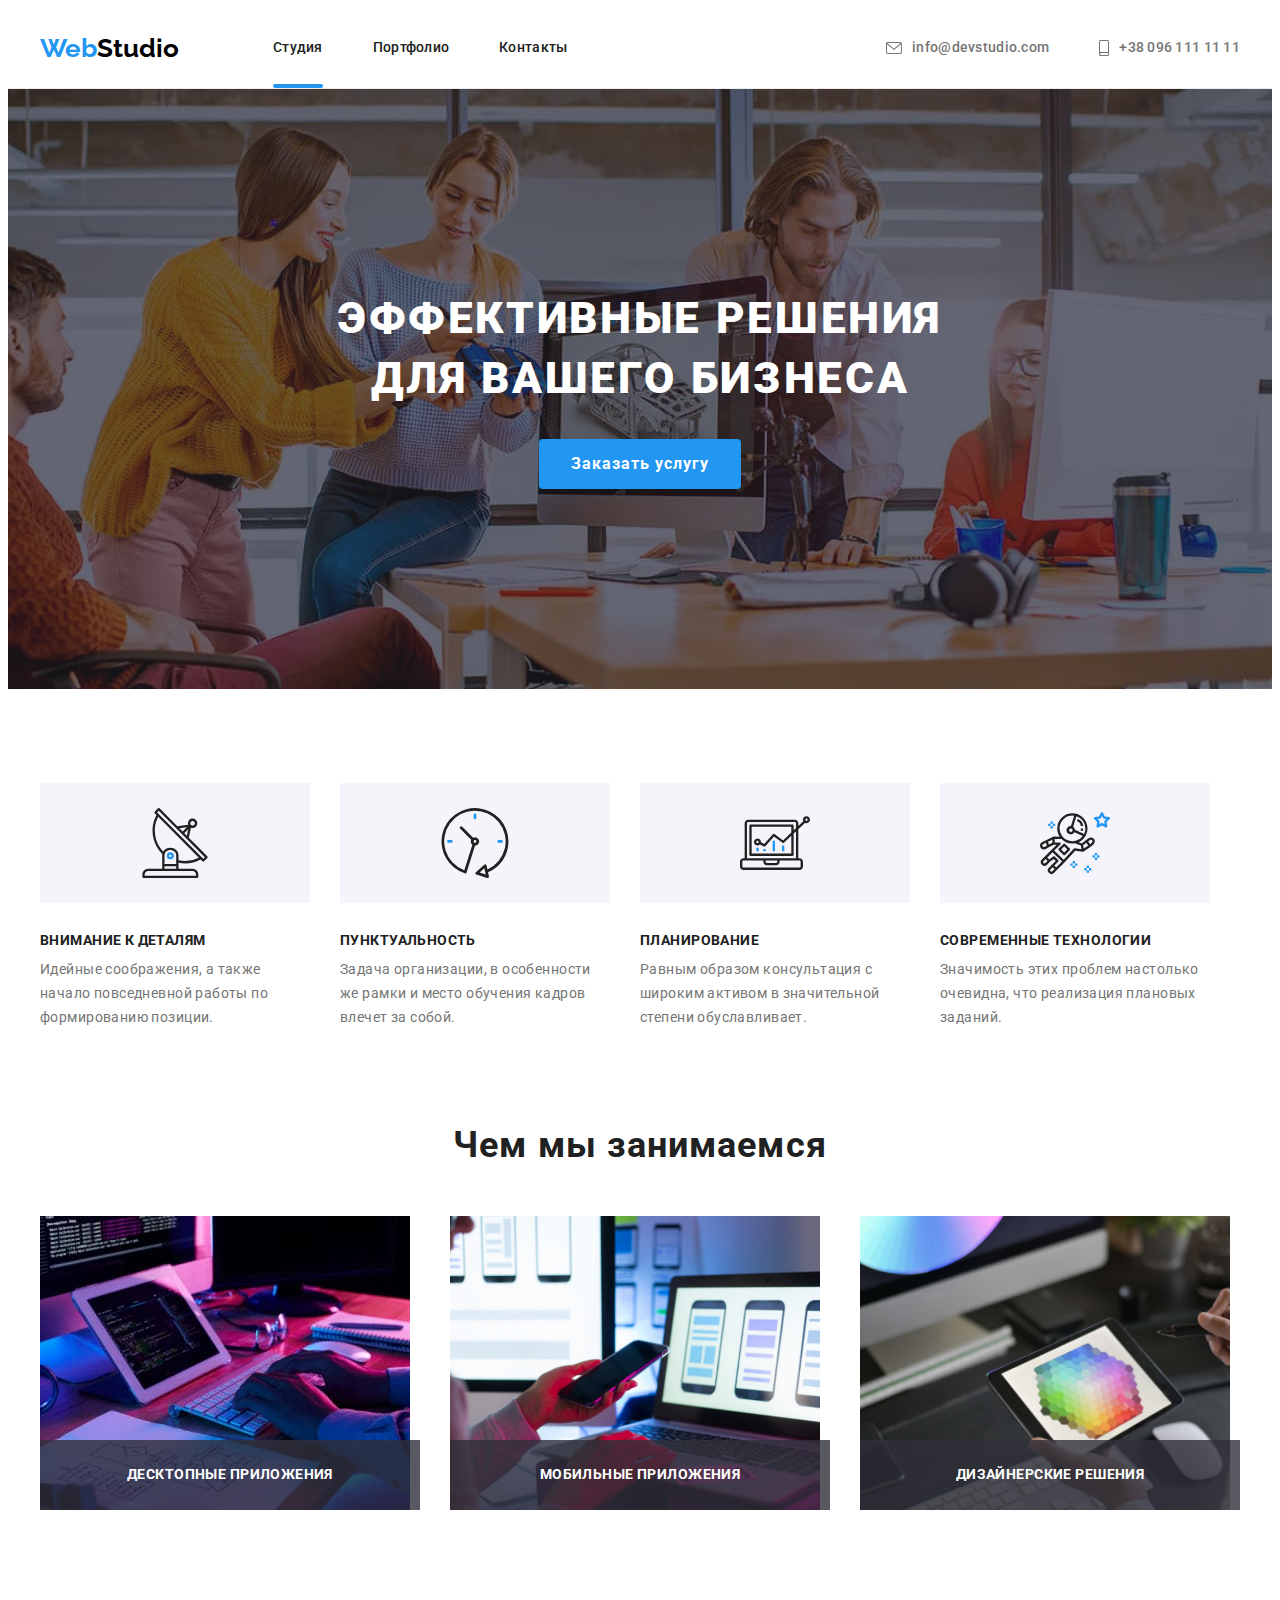
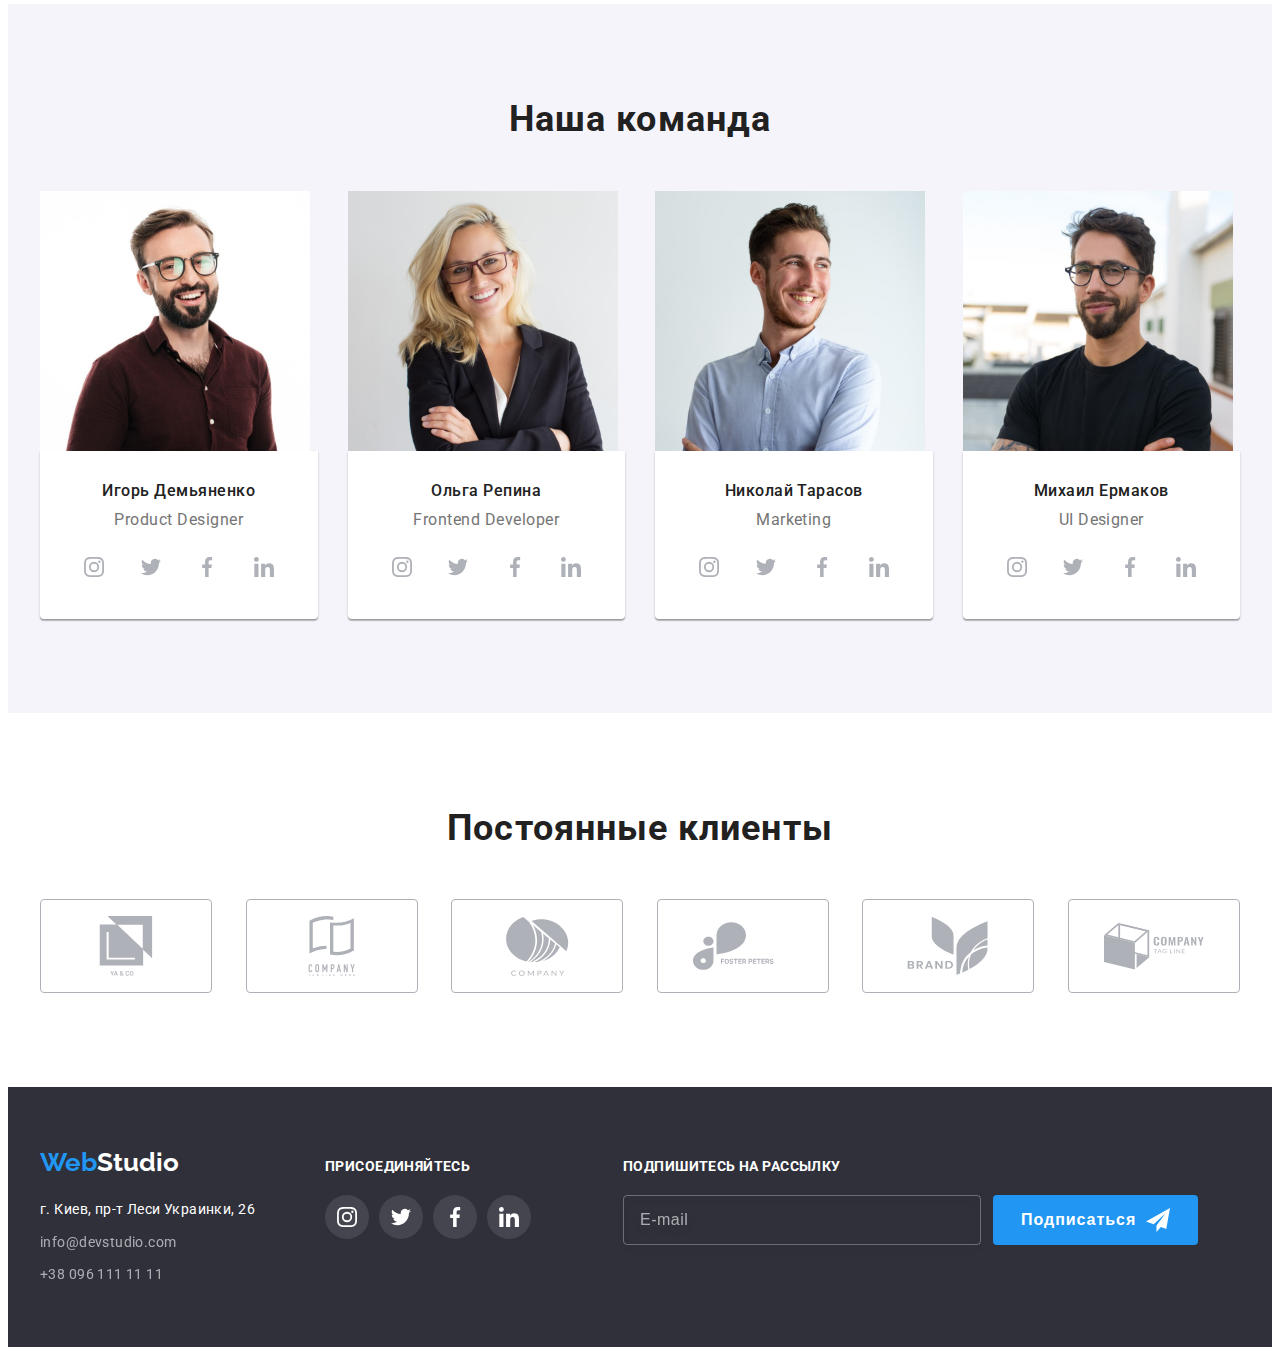
<file: index.html>
<!DOCTYPE html>
<html lang="ru">

<head>
    <meta charset="UTF-8" />
    <meta http-equiv="X-UA-Compatible" content="IE=edge" />
    <meta name="viewport" content="width=device-width, initial-scale=1.0" />
    <title lang="en">WebStudio</title>
    <link rel="preconnect" href="https://fonts.googleapis.com" />
    <link rel="preconnect" href="https://fonts.gstatic.com" crossorigin />
    <link
        href="https://fonts.googleapis.com/css2?family=Raleway:wght@700&family=Roboto:wght@400;500;700;900&display=swap"
        rel="stylesheet" />
    <link rel="stylesheet" href="https://cdnjs.cloudflare.com/ajax/libs/modern-normalize/1.1.0/modern-normalize.min.css"
        integrity="sha512-wpPYUAdjBVSE4KJnH1VR1HeZfpl1ub8YT/NKx4PuQ5NmX2tKuGu6U/JRp5y+Y8XG2tV+wKQpNHVUX03MfMFn9Q=="
        crossorigin="anonymous" referrerpolicy="no-referrer" />
    <link rel="stylesheet" href="./css/main.min.css" />
</head>

<body>
    <header class="header">
        <div class="container header-container">
            <nav class="navigation">
                <a href="./index.html" class="logo header__logo link"><span class="logo_color_blue">Web</span>Studio</a>
                <ul class="nav-list list">
                    <li class="nav-list__item">
                        <a href="./index.html" class="nav-list__link link current">Студия</a>
                    </li>
                    <li class="nav-list__item">
                        <a href="./portfolio.html" class="nav-list__link link">Портфолио</a>
                    </li>
                    <li class="nav-list__item">
                        <a href="" class="nav-list__link link">Контакты</a>
                    </li>
                </ul>
            </nav>
            <ul class="contacts-list list">
                <li class="contacts-list__item">
                    <a class="contacts-list__link link mail" href="mailto:info@devstudio.com">
                        <svg class="contacts-list__icon" width="16" height="12">
                            <use href="./images/sprite.svg#e-mail"></use>
                        </svg>
                        info@devstudio.com
                    </a>
                </li>
                <li class="contacts-list__item">
                    <a class="contacts-list__link link" href="tel:+380961111111">
                        <svg class="contacts-list__icon" width="10" height="16">
                            <use href="./images/sprite.svg#smartphone"></use>
                        </svg>
                        +38 096 111 11 11</a>
                </li>
            </ul>
        </div>
    </header>
    <main class="main-page">
        <section class="hero hero-section">
            <div class="hero container">
                <h1 class="title_main">Эффективные решения для вашего бизнеса</h1>
                <button type="button" class="modal-button button" data-modal-open>Заказать услугу</button>
            </div>
        </section>
        <section class="advantages section">
            <div class="advantages container">
                <h2 class="advantages__title title visually-hidden">Наши преимущества</h2>
                <ul class="advantages__list list">
                    <li class="advantages-list__item">
                        <div class="advantages__icon-container">
                            <svg class="advantages__icon" width="70" height="70">
                                <use href="./images/sprite.svg#advantages-01"></use>
                            </svg>
                        </div>
                        <h3 class="advantages__subtitle">Внимание к деталям</h3>
                        <p class="advantages__description">
                            Идейные соображения, а также начало повседневной работы по
                            формированию позиции.
                        </p>
                    </li>
                    <li class="advantages-list__item">
                        <div class="advantages__icon-container">
                            <svg class="advantages__icon" width="70" height="70">
                                <use href="./images/sprite.svg#advantages-02"></use>
                            </svg>
                        </div>
                        <h3 class="advantages__subtitle">Пунктуальность</h3>
                        <p class="advantages__description">
                            Задача организации, в особенности же рамки и место обучения кадров
                            влечет за собой.
                        </p>
                    </li>
                    <li class="advantages-list__item">
                        <div class="advantages__icon-container">
                            <svg class="advantages__icon" width="70" height="70">
                                <use href="./images/sprite.svg#advantages-03"></use>
                            </svg>
                        </div>
                        <h3 class="advantages__subtitle">Планирование</h3>
                        <p class="advantages__description">
                            Равным образом консультация с широким активом в значительной степени
                            обуславливает.
                        </p>
                    </li>
                    <li class="advantages-list__item">
                        <div class="advantages__icon-container">
                            <svg class="advantages__icon" width="70" height="70">
                                <use href="./images/sprite.svg#advantages-04"></use>
                            </svg>
                        </div>
                        <h3 class="advantages__subtitle">Современные технологии</h3>
                        <p class="advantages__description">
                            Значимость этих проблем настолько очевидна, что реализация плановых
                            заданий.
                        </p>
                    </li>
                </ul>
            </div>
        </section>
        <section class="employment section">
            <div class="employment container">
                <h2 class="employment__title title">Чем мы занимаемся</h2>
                <ul class="employment-list list">
                    <li class="employment-list__item">
                        <div class="employment-list__item-wrapper">
                            <img class="employment-list__img" src="./images/employment-01.jpg"
                                alt="руки мужчины набирают текст на клавиатуре" width="370" height="294" />
                            <p class="employment-list__overlay">Десктопные приложения</p>
                        </div>
                    </li>
                    <li class="employment-list__item">
                        <div class="employment-list__item-wrapper">
                            <img class="employment-list__img" src="./images/employment-02.jpg"
                                alt="человек держит в руке телефон и смотрит на экран ноутбука" width="370"
                                height="294" />
                            <p class="employment-list__overlay">Мобильные приложения</p>
                        </div>
                    </li>
                    <li class="employment-list__item">
                        <div class="employment-list__item-wrapper">
                            <img class="employment-list__img" src="./images/employment-03.jpg"
                                alt="в руке у человека планшет с изображением цветового спектра" width="370"
                                height="294" />
                            <p class="employment-list__overlay">Дизайнерские решения</p>
                        </div>
                    </li>
                </ul>
            </div>
        </section>
        <section class="team section">
            <div class="team container">
                <h2 class="team__title title">Наша команда</h2>
                <ul class="team-list list">
                    <li class="team-list__item">
                        <img class="team-list__img" src="./images/igor-demjanenko.jpg"
                            alt="фото темноволосого молодого мужчины с бородой и усами в очках" width="270"
                            height="260" />
                        <div class="team-list__content-wrapper">
                            <h3 class="team-list__subtitle">Игорь Демьяненко</h3>
                            <p class="team-list__description" lang="en">Product Designer</p>
                            <ul class="social-list list">
                                <li class="social-list__item">
                                    <a class="social-list__link" href="">
                                        <svg class="social-list__icon" width="20" height="20">
                                            <use href="./images/sprite.svg#instagram"></use>
                                        </svg>
                                    </a>
                                </li>
                                <li class="social-list__item">
                                    <a class="social-list__link" href="">
                                        <svg class="social-list__icon" width="20" height="20">
                                            <use href="./images/sprite.svg#twitter"></use>
                                        </svg>
                                    </a>
                                </li>
                                <li class="social-list__item">
                                    <a class="social-list__link" href="">
                                        <svg class="social-list__icon" width="20" height="20">
                                            <use href="./images/sprite.svg#facebook"></use>
                                        </svg>
                                    </a>
                                </li>
                                <li class="social-list__item">
                                    <a class="social-list__link" href="">
                                        <svg class="social-list__icon" width="20" height="20">
                                            <use href="./images/sprite.svg#linkedin"></use>
                                        </svg>
                                    </a>
                                </li>
                            </ul>
                        </div>
                    </li>
                    <li class="team-list__item">
                        <img class="team-list__img" src="./images/olga-repina.jpg"
                            alt="фото девушки со светлыми волосами чуть ниже плечей в очках" width="270" height="260" />
                        <div class="team-list__content-wrapper">
                            <h3 class="team-list__subtitle">Ольга Репина</h3>
                            <p class="team-list__description" lang="en">Frontend Developer</p>
                            <ul class="social-list list">
                                <li class="social-list__item">
                                    <a class="social-list__link" href="">
                                        <svg class="social-list__icon" width="20" height="20">
                                            <use href="./images/sprite.svg#instagram"></use>
                                        </svg>
                                    </a>
                                </li>
                                <li class="social-list__item">
                                    <a class="social-list__link" href="">
                                        <svg class="social-list__icon" width="20" height="20">
                                            <use href="./images/sprite.svg#twitter"></use>
                                        </svg>
                                    </a>
                                </li>
                                <li class="social-list__item">
                                    <a class="social-list__link" href="">
                                        <svg class="social-list__icon" width="20" height="20">
                                            <use href="./images/sprite.svg#facebook"></use>
                                        </svg>
                                    </a>
                                </li>
                                <li class="social-list__item">
                                    <a class="social-list__link" href="">
                                        <svg class="social-list__icon" width="20" height="20">
                                            <use href="./images/sprite.svg#linkedin"></use>
                                        </svg>
                                    </a>
                                </li>
                            </ul>
                        </div>
                    </li>
                    <li class="team-list__item">
                        <img class="team-list__img" src="./images/nikolay-tarasov.jpg"
                            alt="фото темноволосого молодого мужчины " width="270" height="260" />
                        <div class="team-list__content-wrapper">
                            <h3 class="team-list__subtitle">Николай Тарасов</h3>
                            <p class="team-list__description" lang="en">Marketing</p>
                            <ul class="social-list list">
                                <li class="social-list__item">
                                    <a class="social-list__link" href="">
                                        <svg class="social-list__icon" width="20" height="20">
                                            <use href="./images/sprite.svg#instagram"></use>
                                        </svg>
                                    </a>
                                </li>
                                <li class="social-list__item">
                                    <a class="social-list__link" href="">
                                        <svg class="social-list__icon" width="20" height="20">
                                            <use href="./images/sprite.svg#twitter"></use>
                                        </svg>
                                    </a>
                                </li>
                                <li class="social-list__item">
                                    <a class="social-list__link" href="">
                                        <svg class="social-list__icon" width="20" height="20">
                                            <use href="./images/sprite.svg#facebook"></use>
                                        </svg>
                                    </a>
                                </li>
                                <li class="social-list__item">
                                    <a class="social-list__link" href="">
                                        <svg class="social-list__icon" width="20" height="20">
                                            <use href="./images/sprite.svg#linkedin"></use>
                                        </svg>
                                    </a>
                                </li>
                            </ul>
                        </div>
                    </li>
                    <li class="team-list__item">
                        <img class="team-list__img" src="./images/mikhail-ermakov.jpg"
                            alt="фото темноволосого молодого мужчины с бородой и усами в очках" width="270"
                            height="260" />
                        <div class="team-list__content-wrapper">
                            <h3 class="team-list__subtitle">Михаил Ермаков</h3>
                            <p class="team-list__description" lang="en">UI Designer</p>
                            <ul class="social-list list">
                                <li class="social-list__item">
                                    <a class="social-list__link" href="">
                                        <svg class="social-list__icon" width="20" height="20">
                                            <use href="./images/sprite.svg#instagram"></use>
                                        </svg>
                                    </a>
                                </li>
                                <li class="social-list__item">
                                    <a class="social-list__link" href="">
                                        <svg class="social-list__icon" width="20" height="20">
                                            <use href="./images/sprite.svg#twitter"></use>
                                        </svg>
                                    </a>
                                </li>
                                <li class="social-list__item">
                                    <a class="social-list__link" href="">
                                        <svg class="social-list__icon" width="20" height="20">
                                            <use href="./images/sprite.svg#facebook"></use>
                                        </svg>
                                    </a>
                                </li>
                                <li class="social-list__item">
                                    <a class="social-list__link" href="">
                                        <svg class="social-list__icon" width="20" height="20">
                                            <use href="./images/sprite.svg#linkedin"></use>
                                        </svg>
                                    </a>
                                </li>
                            </ul>
                        </div>
                    </li>
                </ul>
            </div>
        </section>
        <section class="clients section">
            <div class="clients container">
                <h2 class="clients__title title">Постоянные клиенты</h2>
                <ul class="clients-list list">
                    <li class="clients-list__item">
                        <a href="" class="clients-list__link">
                            <svg class="clients-list__icon" width="100" height="60">
                                <use href="./images/sprite.svg#clients-01"></use>
                            </svg>
                        </a>
                    </li>
                    <li class="clients-list__item">
                        <a href="" class="clients-list__link">
                            <svg class="clients-list__icon" width="100" height="60">
                                <use href="./images/sprite.svg#clients-02"></use>
                            </svg>
                        </a>
                    </li>
                    <li class="clients-list__item">
                        <a href="" class="clients-list__link">
                            <svg class="clients-list__icon" width="100" height="60">
                                <use href="./images/sprite.svg#clients-03"></use>
                            </svg>
                        </a>
                    </li>
                    <li class="clients-list__item">
                        <a href="" class="clients-list__link">
                            <svg class="clients-list__icon" width="100" height="60">
                                <use href="./images/sprite.svg#clients-04"></use>
                            </svg>
                        </a>
                    </li>
                    <li class="clients-list__item">
                        <a href="" class="clients-list__link">
                            <svg class="clients-list__icon" width="100" height="60">
                                <use href="./images/sprite.svg#clients-05"></use>
                            </svg>
                        </a>
                    </li>
                    <li class="clients-list__item">
                        <a href="" class="clients-list__link">
                            <svg class="clients-list__icon" width="100" height="60">
                                <use href="./images/sprite.svg#clients-06"></use>
                            </svg>
                        </a>
                    </li>
                </ul>
            </div>
        </section>
    </main>
    <footer class="footer">
        <div class="footer-container container">
            <div class="contact-container">
                <a href="./index.html" class="logo footer__logo link"><span class="logo_color_blue">Web</span>Studio</a>
                <address class="address">
                    <ul class="address-list list">
                        <li class="address-list__item">
                            <a class="address-list__link link" href="https://goo.gl/maps/PEtUD6FRup9HMeJw8"
                                target="_blank" rel="noopener noreferrer">г. Киев, пр-т Леси Украинки, 26</a>
                        </li>
                        <li class="address-list__item">
                            <a class="address-list__link link address_opacity"
                                href="mailto:info@devstudio.com">info@devstudio.com</a>
                        </li>
                        <li class="address-list__item">
                            <a class="address-list__link link address_opacity" href="tel:+380961111111">+38 096 111 11
                                11</a>
                        </li>
                    </ul>
                </address>
            </div>
            <div class="join-us">
                <h2 class="join-us__title title">Присоединяйтесь</h2>
                <ul class="join-us-list list">
                    <li class="join-us-list__item">
                        <a href="" class="join-us-list__link">
                            <svg class="join-us-list__icon" width="20" height="20">
                                <use href="./images/sprite.svg#instagram"></use>
                            </svg>
                        </a>
                    </li>
                    <li class="join-us-list__item">
                        <a href="" class="join-us-list__link">
                            <svg class="join-us-list__icon" width="20" height="20">
                                <use href="./images/sprite.svg#twitter"></use>
                            </svg>
                        </a>
                    </li>
                    <li class="join-us-list__item">
                        <a href="" class="join-us-list__link">
                            <svg class="join-us-list__icon" width="20" height="20">
                                <use href="./images/sprite.svg#facebook"></use>
                            </svg>
                        </a>
                    </li>
                    <li class="join-us-list__item">
                        <a href="" class="join-us-list__link">
                            <svg class="join-us-list__icon" width="20" height="20">
                                <use href="./images/sprite.svg#linkedin"></use>
                            </svg>
                        </a>
                    </li>
                </ul>
            </div>
            <div class="subscribe-container">
                <form class="subscribe-form">
                    <span class="subscribe-form__title">Подпишитесь на рассылку</span>
                    <div class="subscribe-form__wrapper">
                        <label class="subscribe-form__field">
                            <input class="subscribe-form__input" name="subscribe-form-input" type="email" required
                                placeholder="E-mail">
                        </label>
                        <button type="submit" class="subscribe-form__button">Подписаться</button>
                    </div>
                </form>
            </div>
        </div>
    </footer>

    <div class="backdrop  is-hidden" data-modal>
        <div class="modal">
            <button type="button" class="modal__close-btn" data-modal-close>
                <svg class="modal-close__icon" width="18" height="18">
                    <use href="./images/sprite.svg#close-icon-black"></use>
                </svg>
            </button>
            <form class="contact-form">
                <span class="contact-form__title_main">Оставьте свои данные, мы вам перезвоним</span>
                <label class="contact-form__field">
                    <span class="contact-form__title">Имя</span>
                    <span class="contact-form__input-wrapper">
                        <input name="user_name" class="contact-form__input" type="text" required>
                        <svg class="contact-form__icon" width="12" height="12">
                            <use href="./images/icons.svg#name"></use>
                        </svg>
                    </span>

                </label>
                <label class="contact-form__field">
                    <span class="contact-form__title">Телефон</span>
                    <span class="contact-form__input-wrapper">
                        <input name="user_phone" class="contact-form__input" type="tel" required
                            pattern="[0-9]{3}-[0-9]{3}-[0-9]{2}-[0-9]{2}">
                        <svg class="contact-form__icon" width="13" height="13">
                            <use href="./images/icons.svg#phone"></use>
                        </svg>
                    </span>
                </label>
                <label class="contact-form__field">
                    <span class="contact-form__title">Почта</span>
                    <span class="contact-form__input-wrapper">
                        <input name="user_email" class="contact-form__input" type="email" required>
                        <svg class="contact-form__icon" width="15" height="12">
                            <use href="./images/icons.svg#mail"></use>
                        </svg>
                    </span>
                </label>
                <label class="content-form__field">
                    <span class="contact-form__title">Комментарий</span>
                    <textarea name="user_comment" class="contact-form__message" placeholder="Введите текст"></textarea>
                </label>
                <div class="contact-form__checkbox-wrapper">
                    <input class="contact-form__checkbox visually-hidden" name="accept-policy" type="checkbox"
                        id="policy-checkbox" required>
                    <label for="policy-checkbox" class="contact-form__checkbox-label">
                        <span class="accept-policy__title"> Соглашаюсь с рассылкой и принимаю&nbsp;<a href=""
                                class="accept-policy__link">Условия
                                договора</a>
                        </span>
                    </label>
                </div>
                <button type="submit" class="contact-form__submit-btn">Отправить</button>
            </form>
        </div>
    </div>
    <script src="./js/modal.js"></script>
</body>

</html>
</file>
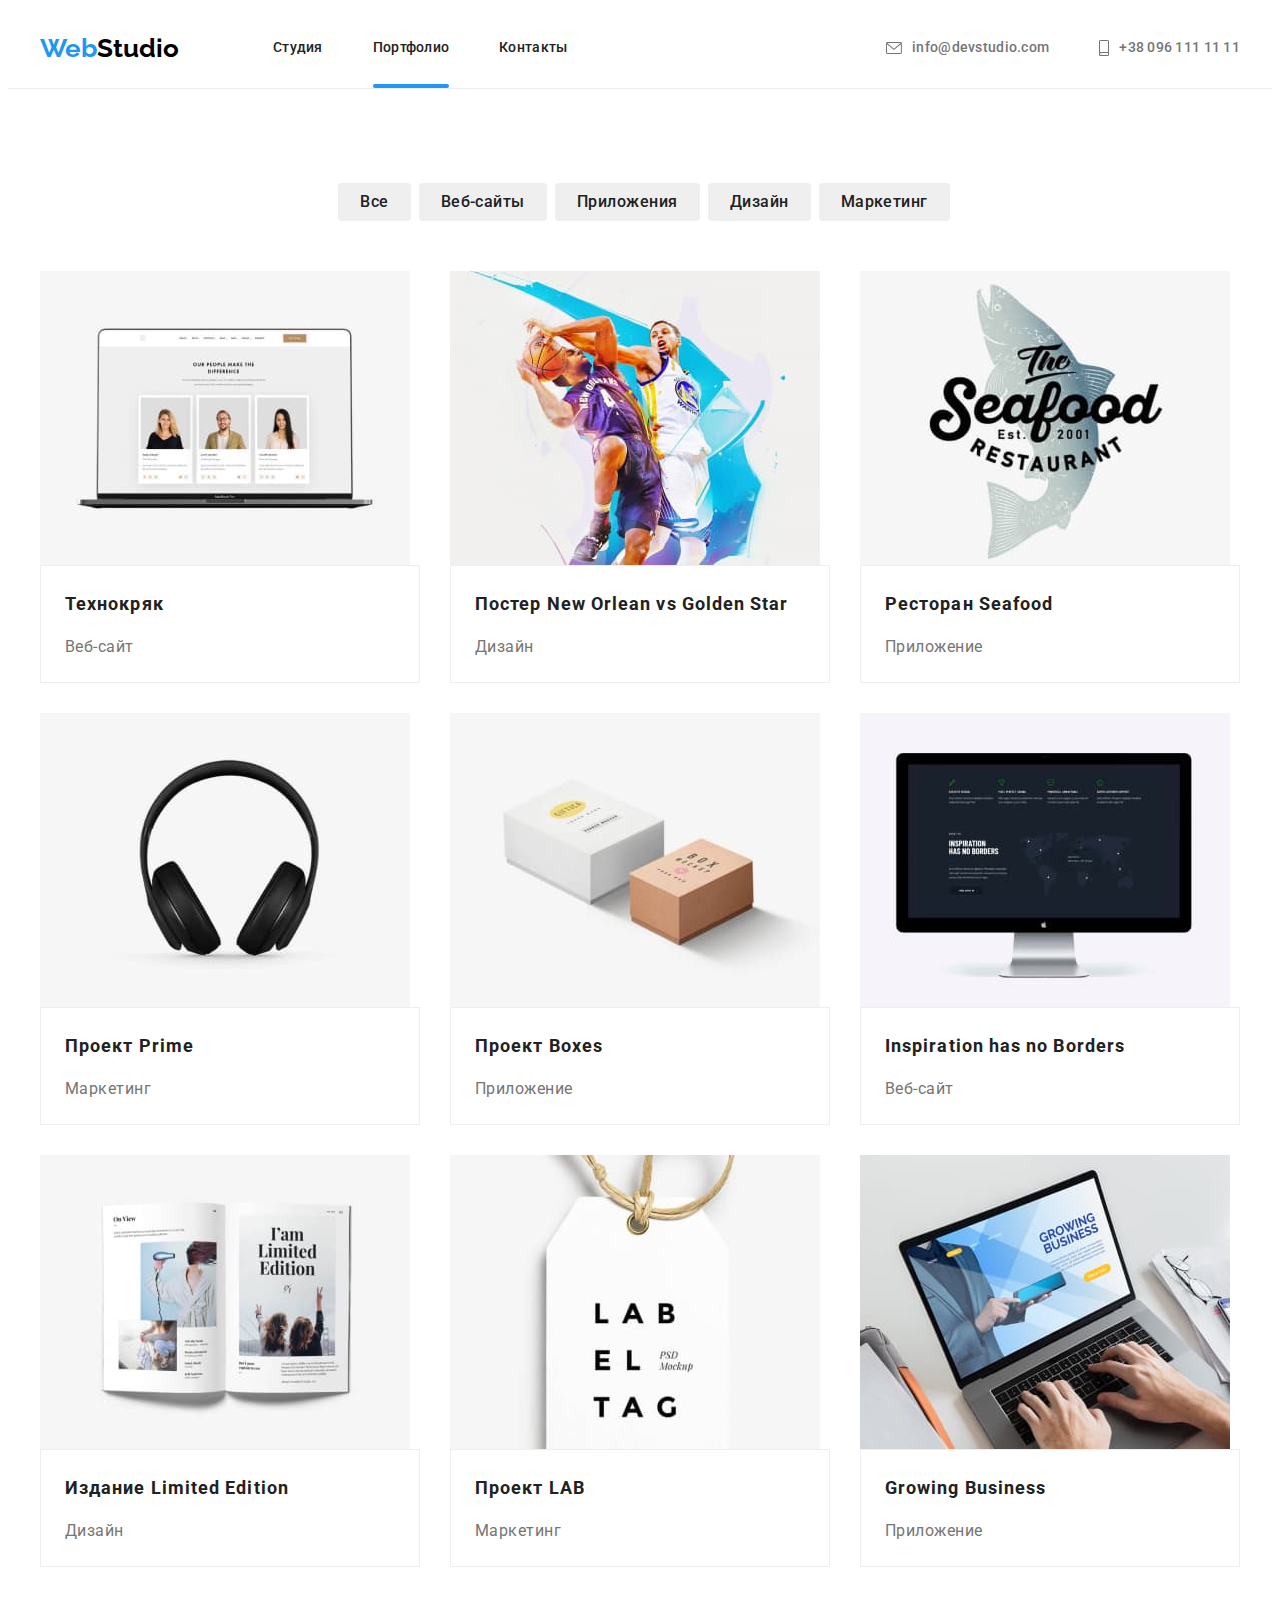
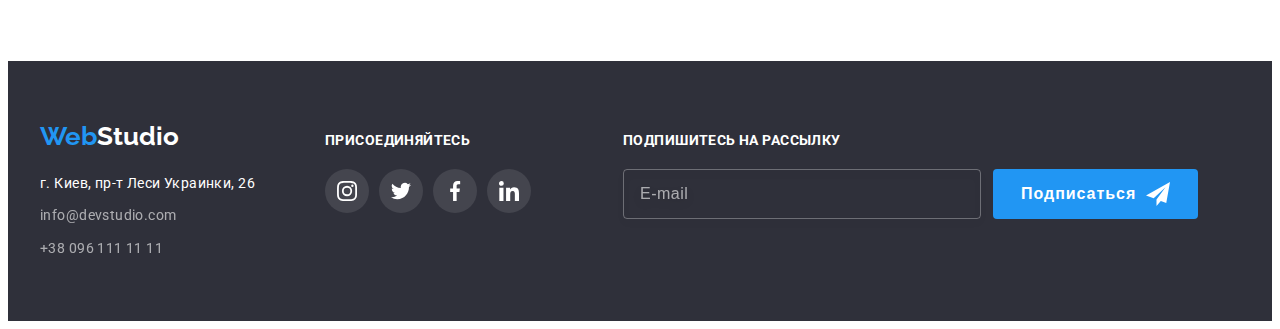
<file: portfolio.html>
<!DOCTYPE html>
<html lang="ru">

<head>
    <meta charset="UTF-8">
    <meta http-equiv="X-UA-Compatible" content="IE=edge">
    <meta name="viewport" content="width=device-width, initial-scale=1.0">
    <title>Портфолио</title>
    <link rel="preconnect" href="https://fonts.googleapis.com">
    <link rel="preconnect" href="https://fonts.gstatic.com" crossorigin>
    <link
        href="https://fonts.googleapis.com/css2?family=Raleway:wght@700&family=Roboto:wght@400;500;700;900&display=swap"
        rel="stylesheet">
    <link rel="stylesheet" href="https://cdnjs.cloudflare.com/ajax/libs/modern-normalize/1.1.0/modern-normalize.min.css"
        integrity="sha512-wpPYUAdjBVSE4KJnH1VR1HeZfpl1ub8YT/NKx4PuQ5NmX2tKuGu6U/JRp5y+Y8XG2tV+wKQpNHVUX03MfMFn9Q=="
        crossorigin="anonymous" referrerpolicy="no-referrer" />
    <link rel="stylesheet" href="./css/main.min.css" />
</head>

<header class="header">
    <div class="container header-container">
        <nav class="navigation">
            <a href="./index.html" class="logo header__logo link"><span class="logo_color_blue">Web</span>Studio</a>
            <ul class="nav-list list">
                <li class="nav-list__item">
                    <a href="./index.html" class="nav-list__link link">Студия</a>
                </li>
                <li class="nav-list__item">
                    <a href="./portfolio.html" class="nav-list__link link  current">Портфолио</a>
                </li>
                <li class="nav-list__item">
                    <a href="" class="nav-list__link link">Контакты</a>
                </li>
            </ul>
        </nav>
        <ul class="contacts-list list">
            <li class="contacts-list__item">
                <a class="contacts-list__link link mail" href="mailto:info@devstudio.com">
                    <svg class="contacts-list__icon" width="16" height="12">
                        <use href="./images/sprite.svg#e-mail"></use>
                    </svg>
                    info@devstudio.com
                </a>
            </li>
            <li class="contacts-list__item">
                <a class="contacts-list__link link" href="tel:+380961111111">
                    <svg class="contacts-list__icon" width="10" height="16">
                        <use href="./images/sprite.svg#smartphone"></use>
                    </svg>
                    +38 096 111 11 11</a>
            </li>
        </ul>
    </div>
</header>
<main class="portfolio-page">
    <section class="portfolio section">
        <div class="portfolio container">
            <h1 class="title_main visually-hidden">Портфолио</h1>
            <div class="portfolio_filter">
                <ul class="portfolio-filter-list list">
                    <li class="portfolio-filter-list__item"><button class="filter-button button"
                            type="button">Все</button>
                    </li>
                    <li class="portfolio-filter-list__item"><button class="filter-button button"
                            type="button">Веб-сайты</button>
                    </li>
                    <li class="portfolio-filter-list__item"><button class="filter-button button"
                            type="button">Приложения</button>
                    </li>
                    <li class="portfolio-filter-list__item"><button class="filter-button button"
                            type="button">Дизайн</button>
                    </li>
                    <li class="portfolio-filter-list__item"><button class="filter-button button"
                            type="button">Маркетинг</button>
                    </li>
                </ul>
            </div>
            <div class="portfolio-content">
                <ul class="portfolio-list list">
                    <li class="portfolio-list__item">
                        <a href="" class="portfolio-list__link link">
                            <div class="portfolio-list__link-wrapper">
                                <img class="portfolio-list__img" src="./images/portfolio-01.jpg" alt="Ноутбук"
                                    width="370" height="294">
                                <p class="portfolio-list__overlay">Технокряк - это современная площадка распространения
                                    коронавируса.
                                    Компании используют эту платформу для цифрового шпионажа и атак на защищённые
                                    сервера конкурентов. </p>
                            </div>
                            <div class="portfolio__content-wrapper">
                                <h2 class="portfolio__subtitle">Технокряк</h2>
                                <p class="portfolio__description">Веб-сайт</p>
                            </div>
                        </a>
                    </li>
                    <li class="portfolio-list__item">
                        <a href="" class="portfolio-list__link link">
                            <div class="portfolio-list__link-wrapper">
                                <img class="portfolio-list__img" src="./images/portfolio-02.jpg"
                                    alt="Постер с двумя баскетболистами" width="370" height="294">
                                <p class="portfolio-list__overlay">Технокряк - это современная площадка распространения
                                    коронавируса.
                                    Компании используют эту платформу для цифрового шпионажа и атак на защищённые
                                    сервера конкурентов. </p>
                            </div>
                            <div class="portfolio__content-wrapper">
                                <h2 class="portfolio__subtitle">Постер <span lang="en">New Orlean vs Golden Star</span>
                                </h2>
                                <p class="portfolio__description">Дизайн</p>
                            </div>
                        </a>


                    </li>
                    <li class="portfolio-list__item">
                        <a href="" class="portfolio-list__link link">
                            <div class="portfolio-list__link-wrapper">
                                <img class="portfolio-list__img" src="./images/portfolio-03.jpg"
                                    alt="Логотип рыбного ресторана" width="370" height="294">
                                <p class="portfolio-list__overlay">Технокряк - это современная площадка распространения
                                    коронавируса.
                                    Компании используют эту платформу для цифрового шпионажа и атак на защищённые
                                    сервера конкурентов. </p>
                            </div>
                            <div class="portfolio__content-wrapper">
                                <h2 class="portfolio__subtitle">Ресторан <span lang="en">Seafood</span> </h2>
                                <p class="portfolio__description">Приложение</p>
                            </div>
                        </a>


                    </li>
                    <li class="portfolio-list__item">
                        <a href="" class="portfolio-list__link link">
                            <div class="portfolio-list__link-wrapper">
                                <img class="portfolio-list__img" src="./images/portfolio-04.jpg" alt="Наушники"
                                    width="370" height="294">
                                <p class="portfolio-list__overlay">Технокряк - это современная площадка распространения
                                    коронавируса.
                                    Компании используют эту платформу для цифрового шпионажа и атак на защищённые
                                    сервера конкурентов. </p>
                            </div>
                            <div class="portfolio__content-wrapper">
                                <h2 class="portfolio__subtitle">Проект <span lang="en">Prime</span></h2>
                                <p class="portfolio__description">Маркетинг</p>
                            </div>
                        </a>
                    </li>
                    <li class="portfolio-list__item">
                        <a href="" class="portfolio-list__link link">
                            <div class="portfolio-list__link-wrapper">
                                <img class="portfolio-list__img" src="./images/portfolio-05.jpg"
                                    alt="Две картонные коробки" width="370" height="294">
                                <p class="portfolio-list__overlay">Технокряк - это современная площадка распространения
                                    коронавируса.
                                    Компании используют эту платформу для цифрового шпионажа и атак на защищённые
                                    сервера конкурентов. </p>
                            </div>
                            <div class="portfolio__content-wrapper">
                                <h2 class="portfolio__subtitle">Проект <span lang="en">Boxes</span></h2>
                                <p class="portfolio__description">Приложение</p>
                            </div>
                        </a>
                    </li>
                    <li class="portfolio-list__item">
                        <a href="" class="portfolio-list__link link">
                            <div class="portfolio-list__link-wrapper">
                                <img class="portfolio-list__img" src="./images/portfolio-06.jpg" alt="Монитор"
                                    width="370" height="294">
                                <p class="portfolio-list__overlay">Технокряк - это современная площадка распространения
                                    коронавируса.
                                    Компании используют эту платформу для цифрового шпионажа и атак на защищённые
                                    сервера конкурентов. </p>
                            </div>
                            <div class="portfolio__content-wrapper">
                                <h2 class="portfolio__subtitle" lang="en">Inspiration has no Borders</h2>
                                <p class="portfolio__description"> Веб-сайт</p>
                            </div>
                        </a>
                    </li>
                    <li class="portfolio-list__item">
                        <a href="" class="portfolio-list__link link">
                            <div class="portfolio-list__link-wrapper">
                                <img class="portfolio-list__img" src="./images/portfolio-07.jpg" alt="Раскрытый журнал"
                                    width="370" height="294">
                                <p class="portfolio-list__overlay">Технокряк - это современная площадка распространения
                                    коронавируса.
                                    Компании используют эту платформу для цифрового шпионажа и атак на защищённые
                                    сервера конкурентов. </p>
                            </div>
                            <div class="portfolio__content-wrapper">
                                <h2 class="portfolio__subtitle">Издание <span lang="en">Limited Edition</span></h2>
                                <p class="portfolio__description">Дизайн</p>
                            </div>
                        </a>
                    </li>
                    <li class="portfolio-list__item">
                        <a href="" class="portfolio-list__link link">
                            <div class="portfolio-list__link-wrapper">
                                <img class="portfolio-list__img" src="./images/portfolio-08.jpg" alt="Этикетка"
                                    width="370" height="294">
                                <p class="portfolio-list__overlay">Технокряк - это современная площадка распространения
                                    коронавируса.
                                    Компании используют эту платформу для цифрового шпионажа и атак на защищённые
                                    сервера конкурентов. </p>
                            </div>
                            <div class="portfolio__content-wrapper">
                                <h2 class="portfolio__subtitle">Проект <span lang="en">LAB</span> </h2>
                                <p class="portfolio__description">Маркетинг</p>
                            </div>
                        </a>
                    </li>
                    <li class="portfolio-list__item">
                        <a href="" class="portfolio-list__link link">
                            <div class="portfolio-list__link-wrapper">
                                <img class="portfolio-list__img" src="./images/portfolio-09.jpg"
                                    alt="Мужские руки печатают на ноутбуке" width="370" height="294">
                                <p class="portfolio-list__overlay">Технокряк - это современная площадка распространения
                                    коронавируса.
                                    Компании используют эту платформу для цифрового шпионажа и атак на защищённые
                                    сервера конкурентов. </p>
                            </div>
                            <div class="portfolio__content-wrapper">
                                <h2 class="portfolio__subtitle" lang="en">Growing Business</h2>
                                <p class="portfolio__description">Приложение</p>
                            </div>
                        </a>
                    </li>
                </ul>
            </div>
        </div>
    </section>
</main>
<footer class="footer">
    <div class="footer-container container">
        <div class="contact-container">
            <a href="./index.html" class="logo footer__logo link"><span class="logo_color_blue">Web</span>Studio</a>
            <address class="address">
                <ul class="address-list list">
                    <li class="address-list__item">
                        <a class="address-list__link link" href="https://goo.gl/maps/PEtUD6FRup9HMeJw8" target="_blank"
                            rel="noopener noreferrer">г. Киев, пр-т Леси Украинки, 26</a>
                    </li>
                    <li class="address-list__item">
                        <a class="address-list__link link address_opacity"
                            href="mailto:info@devstudio.com">info@devstudio.com</a>
                    </li>
                    <li class="address-list__item">
                        <a class="address-list__link link address_opacity" href="tel:+380961111111">+38 096 111 11
                            11</a>
                    </li>
                </ul>
            </address>
        </div>
        <div class="join-us">
            <h2 class="join-us__title title">Присоединяйтесь</h2>
            <ul class="join-us-list list">
                <li class="join-us-list__item">
                    <a href="" class="join-us-list__link">
                        <svg class="join-us-list__icon" width="20" height="20">
                            <use href="./images/sprite.svg#instagram"></use>
                        </svg>
                    </a>
                </li>
                <li class="join-us-list__item">
                    <a href="" class="join-us-list__link">
                        <svg class="join-us-list__icon" width="20" height="20">
                            <use href="./images/sprite.svg#twitter"></use>
                        </svg>
                    </a>
                </li>
                <li class="join-us-list__item">
                    <a href="" class="join-us-list__link">
                        <svg class="join-us-list__icon" width="20" height="20">
                            <use href="./images/sprite.svg#facebook"></use>
                        </svg>
                    </a>
                </li>
                <li class="join-us-list__item">
                    <a href="" class="join-us-list__link">
                        <svg class="join-us-list__icon" width="20" height="20">
                            <use href="./images/sprite.svg#linkedin"></use>
                        </svg>
                    </a>
                </li>
            </ul>
        </div>
        <div class="subscribe-container">
            <form class="subscribe-form">
                <span class="subscribe-form__title">Подпишитесь на рассылку</span>
                <div class="subscribe-form__wrapper">
                    <label class="subscribe-form__field">
                        <input class="subscribe-form__input" name="subscribe-form-input" type="email" required
                            placeholder="E-mail">
                    </label>
                    <button type="submit" class="subscribe-form__button">Подписаться</button>
                </div>
            </form>
        </div>
    </div>
</footer>
</body>

</html>
</file>
<file: css/main.min.css>
:root{--primary-font-family: 'Roboto', sans-serif;--secondary-font-famile: 'Raleway', sans-serif;--primary-txt-color: #757575;--title-txt-color: #212121;--primary-white-color: #ffffff;--accent-color: #2196f3;--button-hover: #188ce8;--primary-black-color: #000;--bg-color-hero-footer: #2f303a;--secondary-bg-color: #f5f4fa;--main-icon-color: #afb1b8;--main-timing-function: cubic-bezier(0.4, 0, 0.2, 1)}.visually-hidden{position:absolute;width:1px;height:1px;margin:-1px;border:0;padding:0;white-space:nowrap;clip-path:inset(100%);clip:rect(0 0 0 0);overflow:hidden}body{font-family:'Roboto', sans-serif;color:var(--primary-txt-color)}h1,h2,h3,h4,h5,h6,p{margin-top:0;margin-bottom:0}ul,ol{margin-top:0;margin-bottom:0;padding-left:0}img{display:block;max-width:100%;height:auto}.link{text-decoration:none}.list{list-style:none}.section{padding-top:94px;padding-bottom:94px}.button{font-family:inherit;cursor:pointer;border-style:none;border-radius:4px}.current{color:var(--accent-color)}.container{width:1200px;padding-left:15px;padding-right:15px;margin-left:auto;margin-right:auto}.header__logo{font-family:Raleway;font-weight:700;font-size:26px;line-height:1.19;color:var(--primary-black-color);margin-right:94px}.logo_color_blue{color:var(--accent-color)}.footer__logo{font-family:Raleway;font-weight:700;font-size:26px;line-height:1.19;color:var(--primary-white-color)}.footer__logo .logo_color_blue{display:inline-block;margin-bottom:20px}.modal-button{display:flex;margin-left:auto;margin-right:auto;min-width:200px;padding:10px 32px;font-weight:700;font-size:16px;line-height:1.87;align-items:center;text-align:center;letter-spacing:0.06em;background-color:var(--accent-color);color:var(--primary-white-color);transition:background-color 250ms var(--main-timing-function)}.modal-button:hover,.modal-button:focus{background-color:var(--button-hover)}.title_main{margin-left:auto;margin-right:auto;margin-bottom:30px;max-width:700px;font-weight:900;font-size:44px;line-height:1.36;text-align:center;letter-spacing:0.06em;text-transform:uppercase;color:var(--primary-white-color);background-color:var(--bg--hero-footer)}.title{margin-bottom:50px;font-weight:700;font-size:36px;line-height:1.17;text-align:center;letter-spacing:0.03em;color:var(--title-txt-color)}.social-list{display:flex;justify-content:space-between}.social-list__link{display:flex;align-items:center;justify-content:center;width:44px;height:44px;background-color:#ffffff;border-radius:50%;transition:background-color 250ms var(--main-timing-function),fiil 250ms cubic-bezier(0.4, 0, 0.2, 1)}.social-list__link:hover,.social-list__link:focus{background-color:var(--accent-color)}.social-list__icon{fill:var(--main-icon-color)}.social-list__link:hover .social-list__icon,.social-list__link:focus .social-list__icon{fill:#ffffff}.portfolio_filter{margin-bottom:50px}.portfolio-filter-list{display:flex;flex-direction:row;justify-content:center;align-items:center}.portfolio-filter-list__item{margin-left:8px}.filter-button{padding:6px 22px;font-weight:500;font-size:16px;line-height:1.62;text-align:center;letter-spacing:0.03em;color:var(--title-txt-color);transition:background-color 250ms var(--main-timing-function),color 250ms var(--main-timing-function),box-shadow 250ms var(--main-timing-function)}.filter-button:hover,.filter-button:focus{background-color:var(--accent-color);color:var(--primary-white-color);box-shadow:0px 3px 1px rgba(0,0,0,0.1),0px 1px 2px rgba(0,0,0,0.08),0px 2px 2px rgba(0,0,0,0.12)}.backdrop{position:fixed;top:0;left:0;width:100vw;height:100vh;background-color:rgba(0,0,0,0.2);opacity:1;transition:opacity 500ms var(--main-timing-function),visibility 500ms var(--main-timing-function)}.backdrop.is-hidden{opacity:0;visibility:hidden;pointer-events:none}.backdrop.is-hidden .modal{transform:translate(-50%, -50%) scale(2)}.modal{position:absolute;top:50%;left:50%;width:528px;height:580px;background-color:var(--primary-white-color);transform:translate(-50%, -50%) scale(1);transition:transform 500ms var(--main-timing-function);padding:40px 40px}.modal__close-btn{position:absolute;top:8px;right:8px;display:flex;justify-content:center;align-items:center;width:30px;height:30px;border-radius:50%;border:1px solid rgba(0,0,0,0.1);background-color:transparent;padding:0;cursor:pointer;transition:fill 250ms var(--main-timing-function)}.modal__close-btn:focus,.modal__close-btn:hover{fill:var(--accent-color)}.contact-form__field{display:block;margin-bottom:10px}.contact-form__title_main{display:inline-block;margin-bottom:12px;font-weight:700;font-size:20px;line-height:1.15;text-align:center;letter-spacing:0.03em;color:var(--title-txt-color)}.contact-form__input-wrapper{position:relative;display:block;margin-top:4px}.contact-form__input{width:100%;height:40px;padding-left:42px;border-radius:4px;border:1px solid rgba(33,33,33,0.2);box-sizing:border-box;transition:border-color 250ms var(--main-timing-function);cursor:pointer}.contact-form__input:focus{outline:none;border-color:var(--accent-color)}.contact-form__title{font-size:12px;line-height:1.17;letter-spacing:0.01em;color:var(--primary-txt-color)}.contact-form__icon{position:absolute;display:block;top:50%;left:12px;transform:translateY(-50%);fill:var(--title-txt-color);transition:fill 250ms var(--main-timing-function)}.contact-form-input:focus+.contact-form__icon{fill:var(--accent-color)}.contact-form__message{width:100%;height:120px;margin-top:4px;margin-bottom:10px;border:1px solid rgba(33,33,33,0.2);border-radius:4px;padding:12px 16px;resize:none;transition:border-color 250ms var(--main-timing-function);cursor:pointer}.contact-form__message::placeholder{font-size:14px;line-height:1.14;letter-spacing:0.01em;color:rgba(117,117,117,0.5)}.contact-form__message:focus{outline:none;border-color:var(--accent-color)}.contact-form__checkbox-wrapper{margin-left:12px;margin-bottom:30px}.contact-form__checkbox-label{display:flex;align-items:center}.contact-form__checkbox-label::before{display:inline-block;width:16px;height:16px;border:2px solid var(--title-txt-color);border-radius:2px;content:'';cursor:pointer;margin-right:10px}.contact-form__checkbox:checked+.contact-form__checkbox-label::before{background-image:url("../images/check.svg");border:none}.contact-form__checkbox:focus+.contact-form__checkbox-label::before{box-shadow:inset 0px 0px 4px var(--accent-color)}.accept-policy__title{font-size:14px;line-height:1.71;letter-spacing:0.03em;color:var(--primary-txt-color)}.accept-policy__link{color:var(--accent-color)}.contact-form__submit-btn{display:block;margin:0 auto;min-width:200px;padding:10px 56px;font-weight:700;font-size:16px;line-height:1.87;align-items:center;text-align:center;letter-spacing:0.06em;border-radius:4px;border:none;background-color:var(--accent-color);color:var(--primary-white-color);box-shadow:0px 4px 4px rgba(0,0,0,0.15);transition:background-color 250ms var(--main-timing-function)}.contact-form__submit-btn:hover,.contact-form__submit-btn:focus{background-color:var(--button-hover)}.subscribe-container{display:flex;justify-content:left;align-items:baseline}.subscribe-form__title{display:flex;margin-bottom:0;margin-top:0;padding-bottom:20px;color:var(--primary-white-color);font-weight:700;font-size:14px;line-height:1.14;letter-spacing:0.03em;text-transform:uppercase}.subscribe-form__wrapper{display:flex;justify-content:left;align-items:baseline}.subscribe-form__field{margin-right:12px}.subscribe-form__input{display:flex;padding-left:16px;min-width:358px;height:50px;background-color:transparent;border:1px solid rgba(255,255,255,0.3);box-sizing:border-box;filter:drop-shadow(0px 4px 4px rgba(0,0,0,0.15));border-radius:4px;cursor:pointer;color:var(--primary-white-color)}.subscribe-form__input::placeholder{font-size:16px;line-height:1.25;align-items:center;letter-spacing:0.03em;color:rgba(255,255,255,0.6)}.subscribe-form__button{display:flex;min-width:200px;height:50px;padding:10px 28px;border-radius:4px;border:none;font-weight:700;font-size:16px;line-height:1.87;align-items:center;text-align:center;letter-spacing:0.06em;background-color:var(--accent-color);color:var(--primary-white-color);cursor:pointer}.subscribe-form__button::after{content:'';width:24px;height:24px;margin-left:10px;background-image:url("../images/send.svg")}.header{background-color:var(--primary-white-color);border-bottom:1px solid #ececec}.header-container{display:flex;align-items:center}.navigation{display:flex;align-items:center}.nav-list{display:flex;align-items:center}.nav-list__item:not(:last-child){margin-right:50px}.nav-list__link{position:relative;display:block;padding-top:32px;padding-bottom:32px;font-weight:500;font-size:14px;line-height:1.14;letter-spacing:0.02em;color:var(--title-txt-color);transition:color 250ms cubic-bezier(0.4, 0, 0.2, 1)}.nav-list__link:hover,.nav-list__link:focus{color:var(--accent-color)}.nav-list__link.current::after{content:'';position:absolute;display:block;bottom:0;left:0;width:100%;height:4px;background-color:var(--accent-color);border-radius:2px;animation:blue-line 250ms var(--main-timing-function)}@keyframes blue-line{0%{transform:scaleX(0) scaleY(0)}100%{transform:scaleX(1) scaleY(1)}}.contacts-list{display:flex;align-items:center;margin-left:auto}.contacts-list__item:not(:last-child){margin-right:50px}.contacts-list__link{display:flex;justify-content:center;align-items:center;padding-top:8px;padding-bottom:8px;font-weight:500;font-size:14px;line-height:1.14;letter-spacing:0.02em;color:var(--primary-txt-color);transition:color 250ms var(--main-timing-function)}.contacts-list__link:hover,.contacts-list__link:focus{color:var(--accent-color)}.contacts-list__icon{margin-right:10px;fill:currentColor}.contacts-list__icon:hover,.contacts-list__icon:focus{fill:currentColor}.hero-section{background-image:linear-gradient(rgba(47,48,58,0.4), rgba(47,48,58,0.4)),url("../images/bg-hero.jpg");background-color:#c4c4c4;background-size:1600px 600px;background-position:center;background-repeat:no-repeat;padding-top:200px;padding-bottom:200px}.advantages.section{padding-bottom:0}.advantages__list{display:flex;flex-direction:row;flex-wrap:wrap}.advantages__icon-container{display:flex;align-items:center;justify-content:center;margin-bottom:30px;width:270px;height:120px;background-color:var(--secondary-bg-color)}.advantages__icon-container:not(:last-child){margin-right:30px}.advantages__icon{padding-right:auto;padding-left:auto}.advantages-list__item{max-width:270px;flex-basis:calc((100% - 30px) / 4)}.advantages-list__item:not(:last-child){margin-right:30px}.advantages__subtitle{margin-bottom:10px;font-weight:700;font-size:14px;line-height:1.14;letter-spacing:0.03em;text-transform:uppercase;color:var(--title-txt-color)}.advantages__description{font-size:14px;line-height:1.71;letter-spacing:0.03em}.employment-list{display:flex;flex-direction:row}.employment-list__item{flex-basis:calc((100% - 30px) / 3)}.employment-list__item:not(:last-child){margin-right:30px}.employment-list__item-wrapper{position:relative}.employment-list__overlay{position:absolute;bottom:0;left:0;width:100%;height:70px;display:flex;justify-content:center;align-items:center;background-color:rgba(47,48,58,0.8);color:var(--primary-white-color);font-weight:700;font-size:14px;line-height:1.14;letter-spacing:0.03em;text-transform:uppercase}.team{background-color:var(--secondary-bg-color)}.team-list{display:flex;flex-direction:row}.team-list__item{flex-basis:calc((100% - 30px) / 4)}.team-list__item:not(:last-child){margin-right:30px}.team-list__content-wrapper{padding-top:30px;padding-bottom:30px;padding-left:32px;padding-right:32px;background:#ffffff;box-shadow:0px 1px 3px #0000001f, 0px 1px 1px #00000024, 0px 2px 1px #00000033;border-radius:0px 0px 4px 4px}.team-list__subtitle{margin-bottom:10px;font-weight:500;font-size:16px;line-height:1.19;text-align:center;letter-spacing:0.03em;color:var(--title-txt-color)}.team-list__description{padding-bottom:16px;font-size:16px;line-height:1.19;text-align:center;letter-spacing:0.03em}.clients-list{display:flex;flex-wrap:nowrap;justify-content:space-between}.clients-list__link{display:flex;align-items:center;justify-content:center;width:170px;height:92px;border:1px solid var(--main-icon-color);border-radius:4px;transition:border-color 500ms var(--main-timing-function)}.clients-list__link:hover,.clients-list__link:focus{border-color:var(--accent-color)}.clients-list__icon{fill:var(--main-icon-color);transition:fill 250ms var(--main-timing-function)}.clients-list__link:hover .clients-list__icon,.clients-list__link:focus .clients-list__icon{fill:var(--accent-color)}.footer{padding-top:60px;padding-bottom:60px;background-color:var(--bg-color-hero-footer)}.footer-container{display:flex;justify-content:flex-start;align-items:baseline}.address-list__link{font-style:normal;font-size:14px;line-height:171%;letter-spacing:0.03em;color:var(--primary-white-color);transition:color 250ms var(--main-timing-function)}.address-list__link:hover,.address-list__link:focus{color:var(--accent-color)}.address-list__item:not(:last-child){margin-bottom:9px}.address_opacity{opacity:60%}.contact-container{padding-right:70px}.join-us{padding-right:92px}.join-us__title{display:flex;margin-bottom:0;margin-top:0;padding-bottom:20px;color:var(--primary-white-color);font-weight:700;font-size:14px;line-height:1.14;letter-spacing:0.03em;text-transform:uppercase}.join-us-list{display:flex}.join-us-list__item:not(:last-child){padding-right:10px}.join-us-list__link{display:flex;align-items:center;justify-content:center;width:44px;height:44px;background-color:rgba(255,255,255,0.1);border-radius:50%;transition:background-color 250ms var(--main-timing-function)}.join-us-list__link:hover,.join-us-list__link:focus{background-color:var(--accent-color)}.join-us-list__icon{fill:var(--primary-white-color)}.portfolio-list{display:flex;flex-wrap:wrap;flex-direction:row;margin-bottom:-30px;margin-right:-30px}.portfolio-list__link{display:block;cursor:pointer;transition:box-shadow 250ms var(--main-timing-function)}.portfolio-list__link:hover,.portfolio-list__link:focus{border:1px solid #eeeeee;box-sizing:border-box;box-shadow:0px 1px 1px rgba(0,0,0,0.12),0px 4px 4px rgba(0,0,0,0.06),1px 4px 6px rgba(0,0,0,0.16)}.portfolio-list__item{flex-basis:calc((100% - 90px) / 3);margin-right:30px;margin-bottom:30px}.portfolio-list__link-wrapper{position:relative;overflow:hidden}.portfolio-list__overlay{position:absolute;top:0;left:0;width:100%;height:100%;background-color:rgba(33,150,243,0.9);color:var(--primary-white-color);padding:63px 24px;font-size:18px;line-height:1.55;overflow:hidden;transform:translateY(100%);transition:transform 250ms var(--main-timing-function)}.portfolio-list__link:hover .portfolio-list__overlay,.portfolio-list__link:focus .portfolio-list__overlay{transform:translateY(0%)}.portfolio__content-wrapper{padding:20px 24px;border:1px solid #eeeeee;box-sizing:border-box}.portfolio__subtitle{margin-bottom:10px;font-weight:700;font-size:18px;line-height:2;letter-spacing:0.06em;color:var(--title-txt-color)}.portfolio__description{font-size:16px;line-height:1.87;letter-spacing:0.03em;color:var(--primary-txt-color)}
/*# sourceMappingURL=main.min.css.map */
</file>
